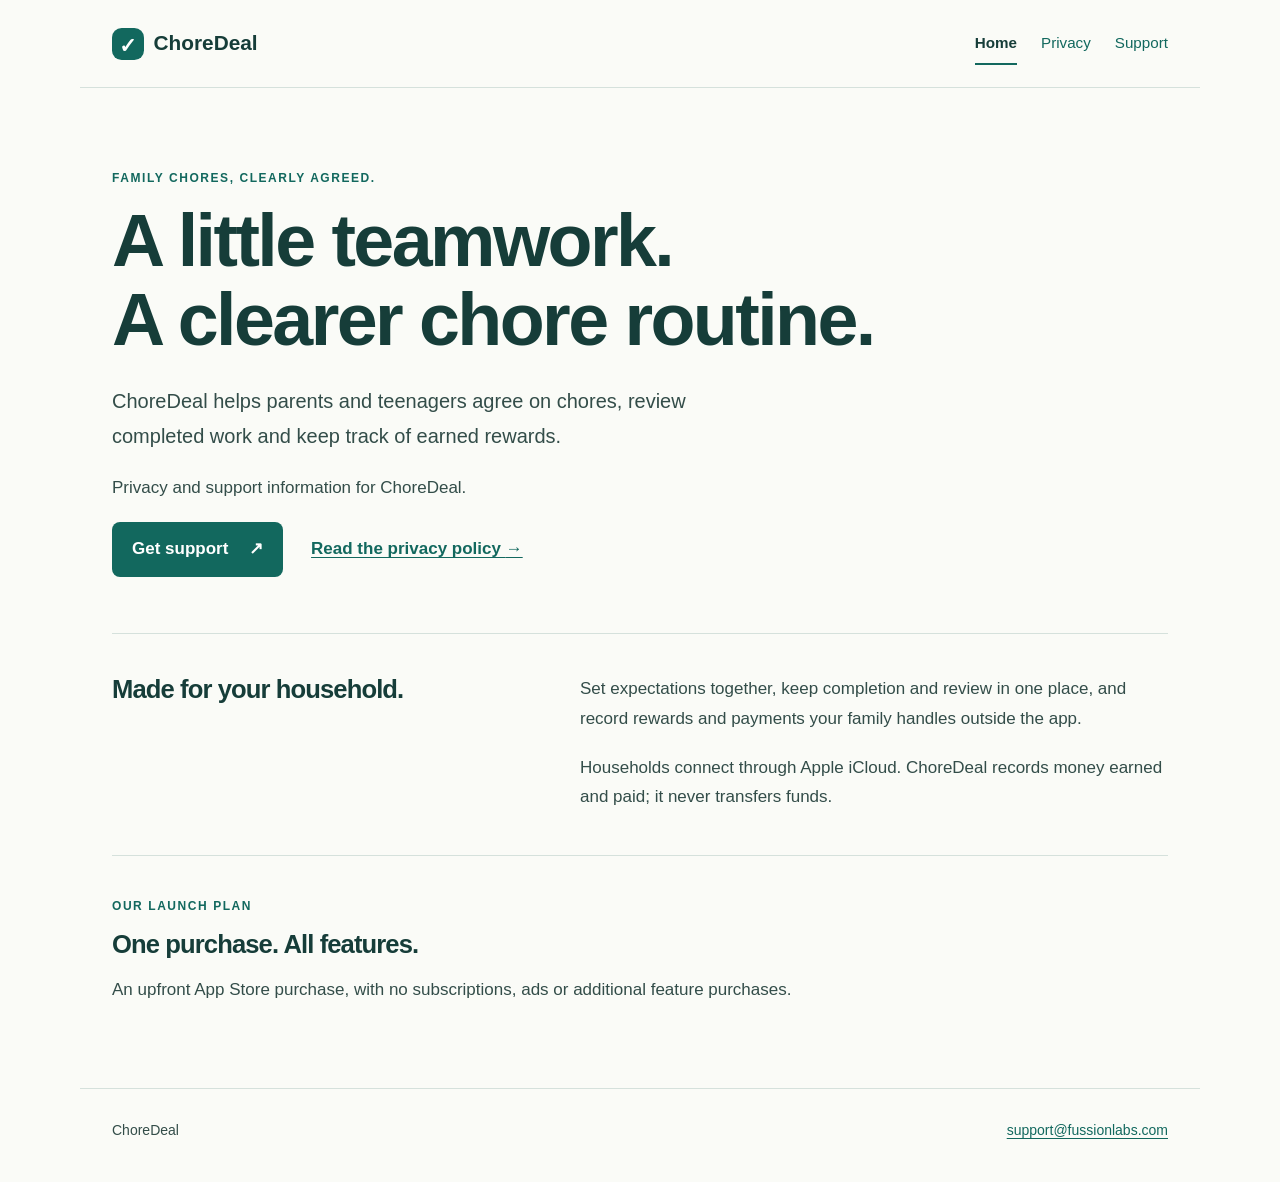
<file: docs/index.html>
<!doctype html>
<html lang="en">
<head>
  <meta charset="utf-8">
  <meta name="viewport" content="width=device-width, initial-scale=1">
  <meta name="description" content="ChoreDeal privacy and support information for families.">
  <title>Family chores &amp; rewards · ChoreDeal</title>
  <link rel="stylesheet" href="styles.css">
</head>
<body>
  <a class="skip" href="#main">Skip to content</a>
  <header class="site-header">
    <a class="brand" href="index.html"><span class="brand-mark" aria-hidden="true">✓</span>ChoreDeal</a>
    <nav aria-label="Main navigation"><a href="index.html" aria-current="page">Home</a><a href="privacy.html">Privacy</a><a href="support.html">Support</a></nav>
  </header>
  <main id="main" class="home">
    <section class="hero">
  <p class="eyebrow">Family chores, clearly agreed.</p>
  <h1>A little teamwork.<br>A clearer chore routine.</h1>
  <p class="intro">ChoreDeal helps parents and teenagers agree on chores, review completed work and keep track of earned rewards.</p>
  <p>Privacy and support information for ChoreDeal.</p>
  <div class="actions"><a class="button" href="support.html">Get support <span aria-hidden="true">↗</span></a><a class="text-link" href="privacy.html">Read the privacy policy <span aria-hidden="true">→</span></a></div>
</section>
<section class="overview" aria-labelledby="together">
  <h2 id="together">Made for your household.</h2>
  <div><p>Set expectations together, keep completion and review in one place, and record rewards and payments your family handles outside the app.</p><p>Households connect through Apple iCloud. ChoreDeal records money earned and paid; it never transfers funds.</p></div>
</section>
<section class="purchase" aria-labelledby="purchase"><p class="eyebrow">Our launch plan</p><h2 id="purchase">One purchase. All features.</h2><p>An upfront App Store purchase, with no subscriptions, ads or additional feature purchases.</p></section>
  </main>
  <footer class="site-footer"><p>ChoreDeal</p><a href="mailto:support@fussionlabs.com">support@fussionlabs.com</a></footer>
</body>
</html>
</file>
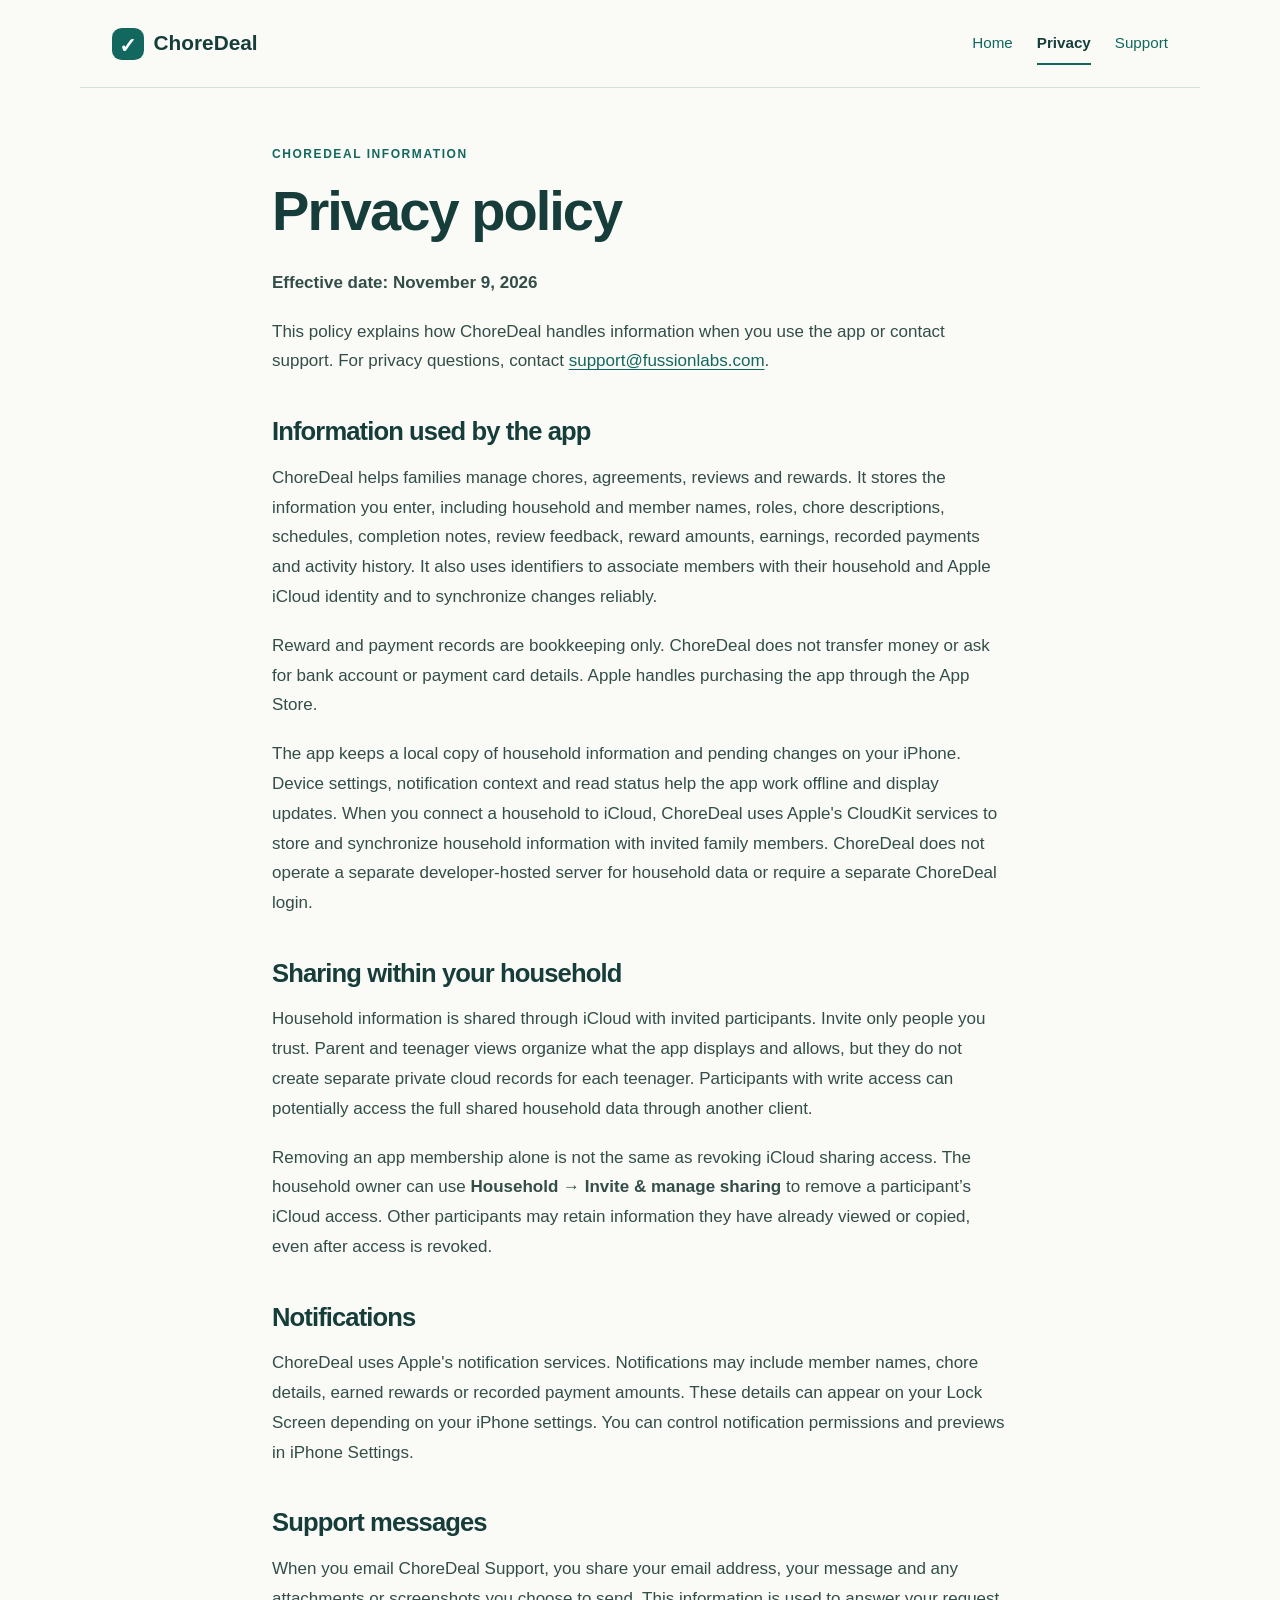
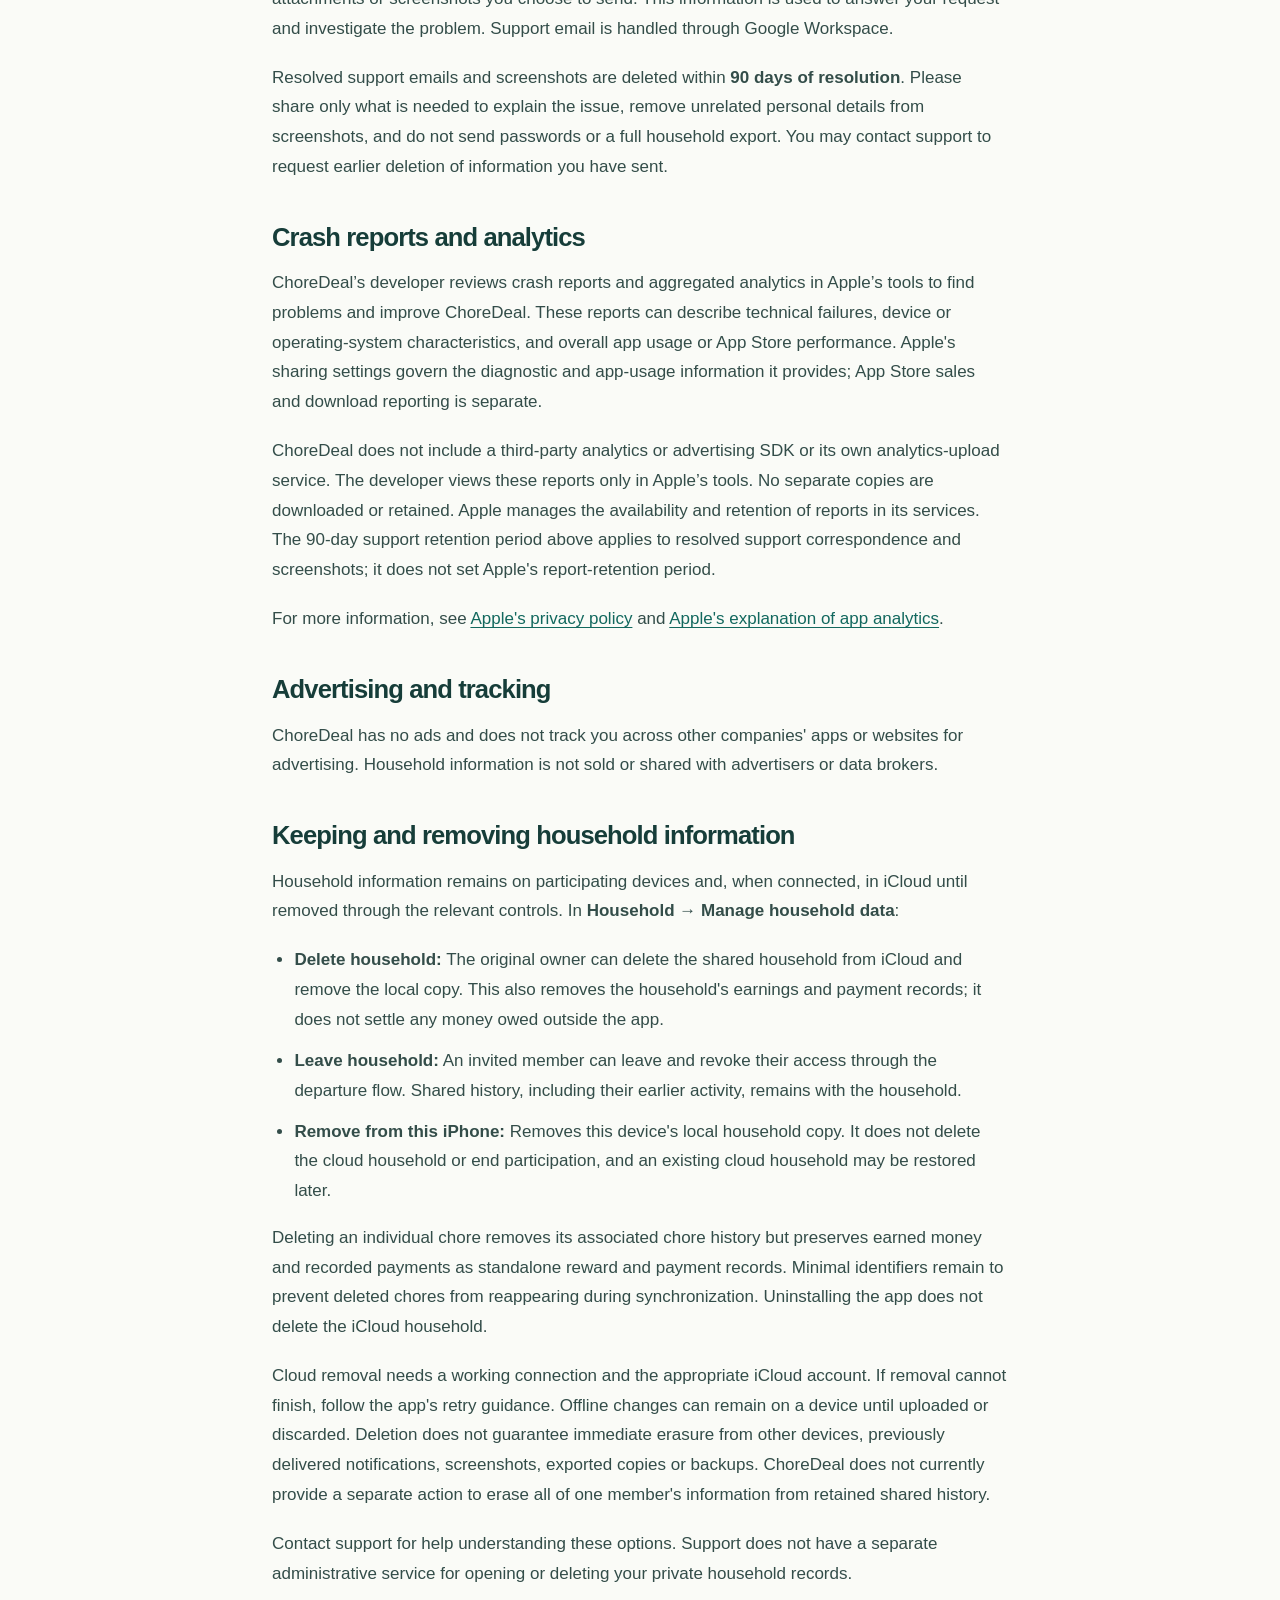
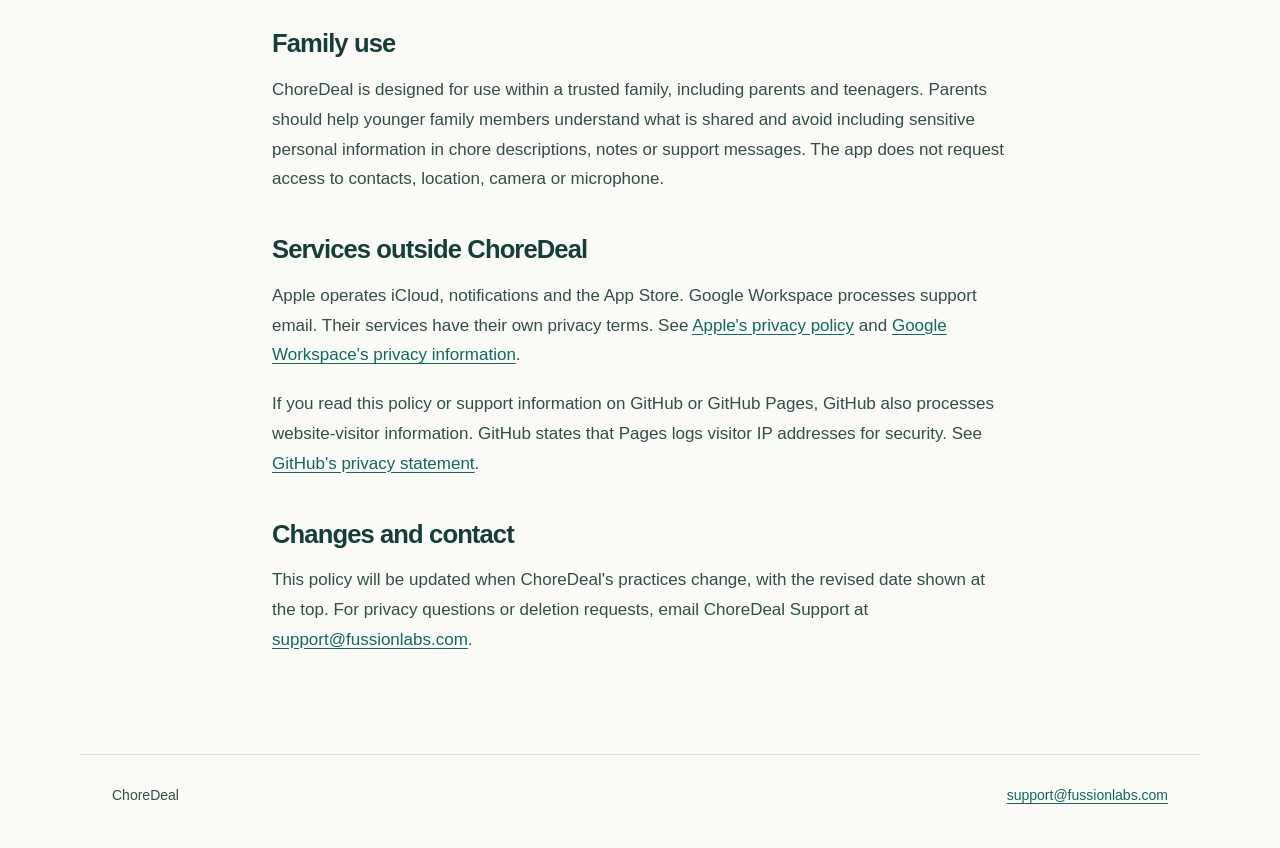
<file: docs/privacy.html>
<!doctype html>
<html lang="en">
<head>
  <meta charset="utf-8">
  <meta name="viewport" content="width=device-width, initial-scale=1">
  <meta name="description" content="How ChoreDeal handles household information, support messages and privacy.">
  <title>Privacy policy · ChoreDeal</title>
  <link rel="stylesheet" href="styles.css">
</head>
<body>
  <a class="skip" href="#main">Skip to content</a>
  <header class="site-header">
    <a class="brand" href="index.html"><span class="brand-mark" aria-hidden="true">✓</span>ChoreDeal</a>
    <nav aria-label="Main navigation"><a href="index.html">Home</a><a href="privacy.html" aria-current="page">Privacy</a><a href="support.html">Support</a></nav>
  </header>
  <main id="main" class="document">
    <p class="eyebrow">ChoreDeal information</p><h1>Privacy policy</h1><p><strong>Effective date: November 9, 2026</strong></p>
<p>This policy explains how ChoreDeal handles information when you use the app or contact support. For privacy questions, contact <a href="mailto:support@fussionlabs.com">support@fussionlabs.com</a>.</p>
<h2 id="information-used-by-the-app">Information used by the app</h2>
<p>ChoreDeal helps families manage chores, agreements, reviews and rewards. It stores the information you enter, including household and member names, roles, chore descriptions, schedules, completion notes, review feedback, reward amounts, earnings, recorded payments and activity history. It also uses identifiers to associate members with their household and Apple iCloud identity and to synchronize changes reliably.</p>
<p>Reward and payment records are bookkeeping only. ChoreDeal does not transfer money or ask for bank account or payment card details. Apple handles purchasing the app through the App Store.</p>
<p>The app keeps a local copy of household information and pending changes on your iPhone. Device settings, notification context and read status help the app work offline and display updates. When you connect a household to iCloud, ChoreDeal uses Apple&#x27;s CloudKit services to store and synchronize household information with invited family members. ChoreDeal does not operate a separate developer-hosted server for household data or require a separate ChoreDeal login.</p>
<h2 id="sharing-within-your-household">Sharing within your household</h2>
<p>Household information is shared through iCloud with invited participants. Invite only people you trust. Parent and teenager views organize what the app displays and allows, but they do not create separate private cloud records for each teenager. Participants with write access can potentially access the full shared household data through another client.</p>
<p>Removing an app membership alone is not the same as revoking iCloud sharing access. The household owner can use <strong>Household → Invite &amp; manage sharing</strong> to remove a participant’s iCloud access. Other participants may retain information they have already viewed or copied, even after access is revoked.</p>
<h2 id="notifications">Notifications</h2>
<p>ChoreDeal uses Apple&#x27;s notification services. Notifications may include member names, chore details, earned rewards or recorded payment amounts. These details can appear on your Lock Screen depending on your iPhone settings. You can control notification permissions and previews in iPhone Settings.</p>
<h2 id="support-messages">Support messages</h2>
<p>When you email ChoreDeal Support, you share your email address, your message and any attachments or screenshots you choose to send. This information is used to answer your request and investigate the problem. Support email is handled through Google Workspace.</p>
<p>Resolved support emails and screenshots are deleted within <strong>90 days of resolution</strong>. Please share only what is needed to explain the issue, remove unrelated personal details from screenshots, and do not send passwords or a full household export. You may contact support to request earlier deletion of information you have sent.</p>
<h2 id="crash-reports-and-analytics">Crash reports and analytics</h2>
<p>ChoreDeal’s developer reviews crash reports and aggregated analytics in Apple’s tools to find problems and improve ChoreDeal. These reports can describe technical failures, device or operating-system characteristics, and overall app usage or App Store performance. Apple&#x27;s sharing settings govern the diagnostic and app-usage information it provides; App Store sales and download reporting is separate.</p>
<p>ChoreDeal does not include a third-party analytics or advertising SDK or its own analytics-upload service. The developer views these reports only in Apple’s tools. No separate copies are downloaded or retained. Apple manages the availability and retention of reports in its services. The 90-day support retention period above applies to resolved support correspondence and screenshots; it does not set Apple&#x27;s report-retention period.</p>
<p>For more information, see <a href="https://www.apple.com/legal/privacy/">Apple&#x27;s privacy policy</a> and <a href="https://developer.apple.com/app-store/measuring-app-performance/">Apple&#x27;s explanation of app analytics</a>.</p>
<h2 id="advertising-and-tracking">Advertising and tracking</h2>
<p>ChoreDeal has no ads and does not track you across other companies&#x27; apps or websites for advertising. Household information is not sold or shared with advertisers or data brokers.</p>
<h2 id="keeping-and-removing-household-information">Keeping and removing household information</h2>
<p>Household information remains on participating devices and, when connected, in iCloud until removed through the relevant controls. In <strong>Household → Manage household data</strong>:</p>
<ul>
<li><strong>Delete household:</strong> The original owner can delete the shared household from iCloud and remove the local copy. This also removes the household&#x27;s earnings and payment records; it does not settle any money owed outside the app.</li>
<li><strong>Leave household:</strong> An invited member can leave and revoke their access through the departure flow. Shared history, including their earlier activity, remains with the household.</li>
<li><strong>Remove from this iPhone:</strong> Removes this device&#x27;s local household copy. It does not delete the cloud household or end participation, and an existing cloud household may be restored later.</li>
</ul>
<p>Deleting an individual chore removes its associated chore history but preserves earned money and recorded payments as standalone reward and payment records. Minimal identifiers remain to prevent deleted chores from reappearing during synchronization. Uninstalling the app does not delete the iCloud household.</p>
<p>Cloud removal needs a working connection and the appropriate iCloud account. If removal cannot finish, follow the app&#x27;s retry guidance. Offline changes can remain on a device until uploaded or discarded. Deletion does not guarantee immediate erasure from other devices, previously delivered notifications, screenshots, exported copies or backups. ChoreDeal does not currently provide a separate action to erase all of one member&#x27;s information from retained shared history.</p>
<p>Contact support for help understanding these options. Support does not have a separate administrative service for opening or deleting your private household records.</p>
<h2 id="family-use">Family use</h2>
<p>ChoreDeal is designed for use within a trusted family, including parents and teenagers. Parents should help younger family members understand what is shared and avoid including sensitive personal information in chore descriptions, notes or support messages. The app does not request access to contacts, location, camera or microphone.</p>
<h2 id="services-outside-choredeal">Services outside ChoreDeal</h2>
<p>Apple operates iCloud, notifications and the App Store. Google Workspace processes support email. Their services have their own privacy terms. See <a href="https://www.apple.com/legal/privacy/">Apple&#x27;s privacy policy</a> and <a href="https://cloud.google.com/terms/cloud-privacy-notice">Google Workspace&#x27;s privacy information</a>.</p>
<p>If you read this policy or support information on GitHub or GitHub Pages, GitHub also processes website-visitor information. GitHub states that Pages logs visitor IP addresses for security. See <a href="https://docs.github.com/en/site-policy/privacy-policies/github-general-privacy-statement">GitHub&#x27;s privacy statement</a>.</p>
<h2 id="changes-and-contact">Changes and contact</h2>
<p>This policy will be updated when ChoreDeal&#x27;s practices change, with the revised date shown at the top. For privacy questions or deletion requests, email ChoreDeal Support at <a href="mailto:support@fussionlabs.com">support@fussionlabs.com</a>.</p>
  </main>
  <footer class="site-footer"><p>ChoreDeal</p><a href="mailto:support@fussionlabs.com">support@fussionlabs.com</a></footer>
</body>
</html>
</file>
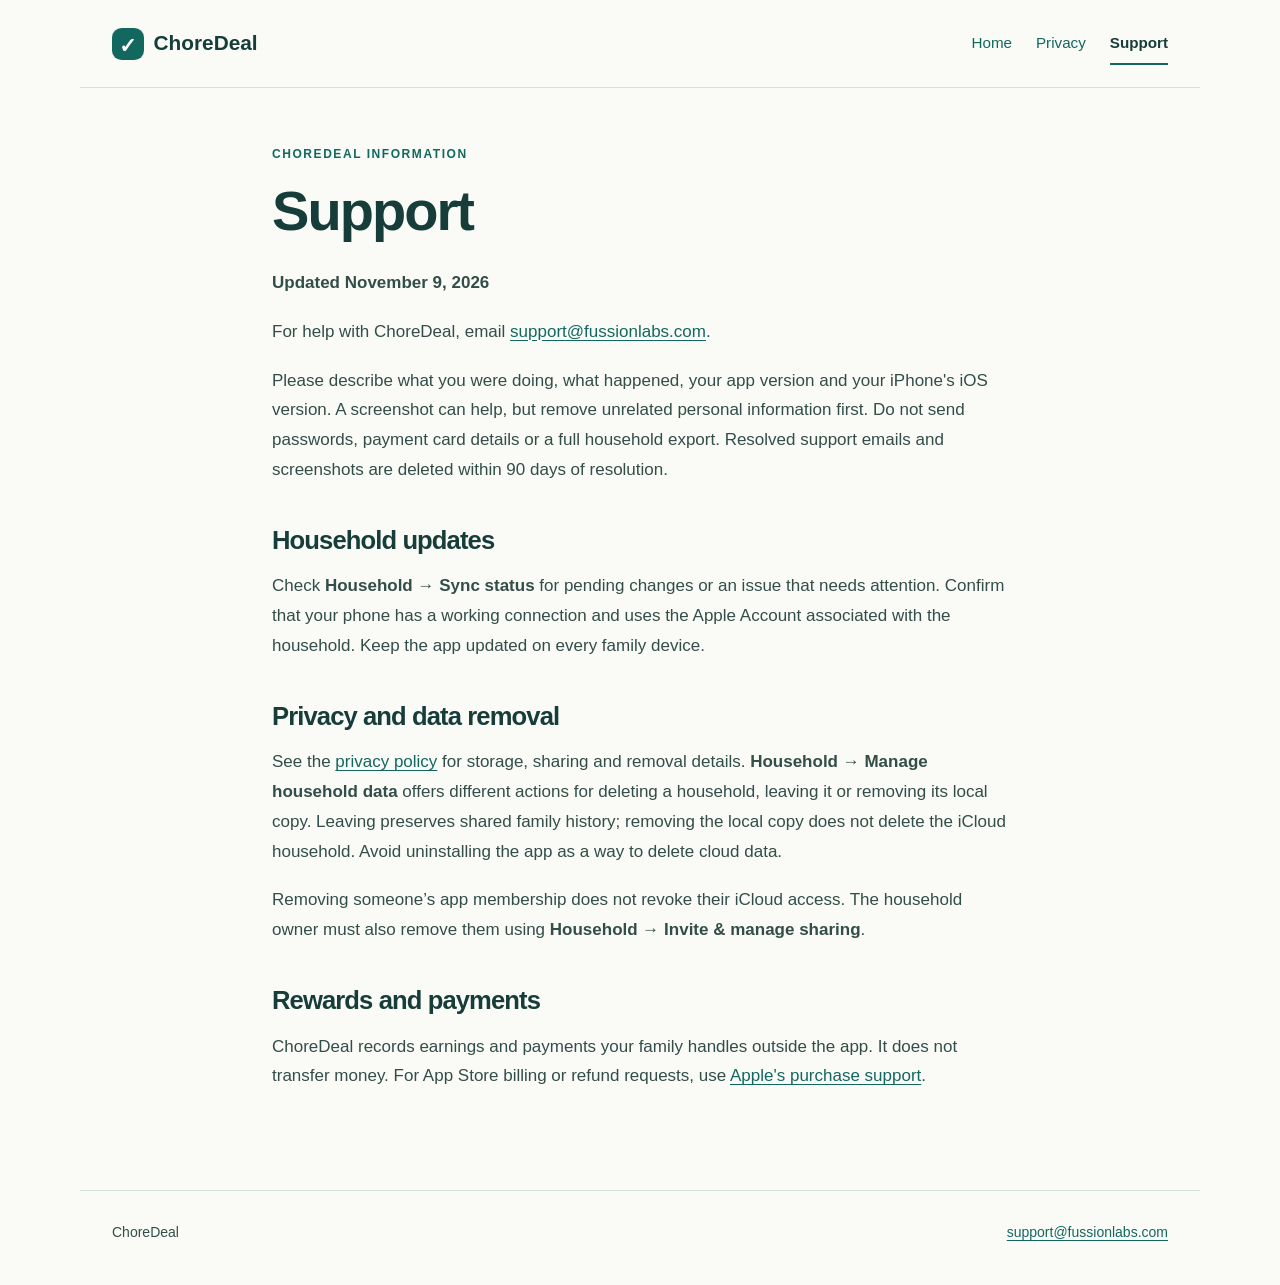
<file: docs/support.html>
<!doctype html>
<html lang="en">
<head>
  <meta charset="utf-8">
  <meta name="viewport" content="width=device-width, initial-scale=1">
  <meta name="description" content="Help with ChoreDeal, household updates, rewards and privacy.">
  <title>Support · ChoreDeal</title>
  <link rel="stylesheet" href="styles.css">
</head>
<body>
  <a class="skip" href="#main">Skip to content</a>
  <header class="site-header">
    <a class="brand" href="index.html"><span class="brand-mark" aria-hidden="true">✓</span>ChoreDeal</a>
    <nav aria-label="Main navigation"><a href="index.html">Home</a><a href="privacy.html">Privacy</a><a href="support.html" aria-current="page">Support</a></nav>
  </header>
  <main id="main" class="document">
    <p class="eyebrow">ChoreDeal information</p><h1>Support</h1><p><strong>Updated November 9, 2026</strong></p>
<p>For help with ChoreDeal, email <a href="mailto:support@fussionlabs.com">support@fussionlabs.com</a>.</p>
<p>Please describe what you were doing, what happened, your app version and your iPhone&#x27;s iOS version. A screenshot can help, but remove unrelated personal information first. Do not send passwords, payment card details or a full household export. Resolved support emails and screenshots are deleted within 90 days of resolution.</p>
<h2 id="household-updates">Household updates</h2>
<p>Check <strong>Household → Sync status</strong> for pending changes or an issue that needs attention. Confirm that your phone has a working connection and uses the Apple Account associated with the household. Keep the app updated on every family device.</p>
<h2 id="privacy-and-data-removal">Privacy and data removal</h2>
<p>See the <a href="privacy.html">privacy policy</a> for storage, sharing and removal details. <strong>Household → Manage household data</strong> offers different actions for deleting a household, leaving it or removing its local copy. Leaving preserves shared family history; removing the local copy does not delete the iCloud household. Avoid uninstalling the app as a way to delete cloud data.</p>
<p>Removing someone’s app membership does not revoke their iCloud access. The household owner must also remove them using <strong>Household → Invite &amp; manage sharing</strong>.</p>
<h2 id="rewards-and-payments">Rewards and payments</h2>
<p>ChoreDeal records earnings and payments your family handles outside the app. It does not transfer money. For App Store billing or refund requests, use <a href="https://reportaproblem.apple.com/">Apple&#x27;s purchase support</a>.</p>
  </main>
  <footer class="site-footer"><p>ChoreDeal</p><a href="mailto:support@fussionlabs.com">support@fussionlabs.com</a></footer>
</body>
</html>
</file>
<file: docs/styles.css>
:root { color-scheme: light; --ink: #163d39; --text: #334d49; --teal: #12685e; --line: #d5e1dc; --paper: #fafbf7; }
* { box-sizing: border-box; }
html { scroll-padding-top: 2rem; }
body { margin: 0; background: var(--paper); color: var(--text); font: 1.0625rem/1.75 -apple-system, BlinkMacSystemFont, "Segoe UI", sans-serif; }
a { color: var(--teal); text-underline-offset: .2em; overflow-wrap: anywhere; }
a:hover { text-decoration-thickness: 2px; }
a:focus-visible { outline: 3px solid #9b540f; outline-offset: 5px; border-radius: 2px; }
.skip { position: absolute; left: 1rem; top: -6rem; padding: .7rem 1rem; background: white; z-index: 2; }
.skip:focus { top: .5rem; }
.site-header, .site-footer { max-width: 1120px; margin: auto; padding: 1.5rem 2rem; display: flex; align-items: center; justify-content: space-between; gap: 1rem; }
.site-header { border-bottom: 1px solid var(--line); }
.brand { display: inline-flex; gap: .6rem; align-items: center; color: var(--ink); font-size: 1.3rem; font-weight: 750; text-decoration: none; }
.brand-mark { background: var(--teal); color: white; width: 2rem; height: 2rem; display: grid; place-items: center; border-radius: .6rem; }
nav { display: flex; flex-wrap: wrap; gap: 1.5rem; font-size: .95rem; }
nav a { text-decoration: none; padding: .4rem 0; }
nav a[aria-current] { color: var(--ink); font-weight: 700; box-shadow: 0 2px var(--teal); }
main { margin: auto; }
.document { max-width: 800px; padding: 3.5rem 2rem 5rem; }
h1, h2 { color: var(--ink); line-height: 1.2; letter-spacing: -.035em; }
h1 { font-size: clamp(2.3rem, 6vw, 3.5rem); margin: .5rem 0 1.5rem; font-weight: 750; }
h2 { font-size: 1.6rem; margin: 2.5rem 0 1rem; }
p { margin: 0 0 1.2rem; }
li { margin: .7rem 0; }
ul { padding-left: 1.4rem; }
.eyebrow { color: var(--teal); text-transform: uppercase; letter-spacing: .13em; font-size: .75rem; font-weight: 750; margin-bottom: .7rem; }
.draft { background: #f4eedf; color: #69501e; border-left: 3px solid #b58835; padding: .8rem 1rem; font-size: .875rem; line-height: 1.6; margin: 1.5rem 0 2rem; }
.home { max-width: 1120px; padding: 0 2rem 4rem; }
.hero { padding: 5rem 0 3.5rem; max-width: 850px; }
.hero h1 { font-size: clamp(2.6rem, 6.7vw, 4.6rem); line-height: 1.08; }
.intro { max-width: 650px; font-size: 1.25rem; }
.hero .draft { max-width: 650px; }
.actions { display: flex; gap: 1.75rem; flex-wrap: wrap; align-items: center; }
.button { padding: .8rem 1.25rem; background: var(--teal); color: white; border-radius: .5rem; font-weight: 650; text-decoration: none; }
.button span { padding-left: 1rem; }
.text-link { font-weight: 650; }
.overview { border-top: 1px solid var(--line); padding: 2.5rem 0 1.5rem; display: grid; grid-template-columns: 1fr 1.4fr; gap: 3rem; }
.overview h2 { margin: 0; }
.purchase { border-top: 1px solid var(--line); padding-top: 2.5rem; }
.purchase h2 { margin: 0 0 1rem; }
.site-footer { border-top: 1px solid var(--line); font-size: .875rem; padding-top: 1.8rem; padding-bottom: 2.5rem; flex-wrap: wrap; }
.site-footer p { margin: 0; }
@media (max-width: 600px) {
  .site-header { align-items: flex-start; flex-direction: column; padding: 1.25rem; }
  nav { gap: 1.6rem; }
  .home { padding: 0 1.25rem 3rem; }
  .hero { padding: 3rem 0; }
  .document { padding: 2.5rem 1.25rem 3rem; }
  .overview { grid-template-columns: 1fr; gap: 1rem; }
  .site-footer { padding: 1.5rem 1.25rem; }
}
@media print {
  body { background: white; color: black; font-size: 11pt; }
  .site-header, .skip, .site-footer { display: none; }
  .document { max-width: none; padding: 0; }
  h2 { break-after: avoid; }
  a { color: inherit; }
}
</file>
